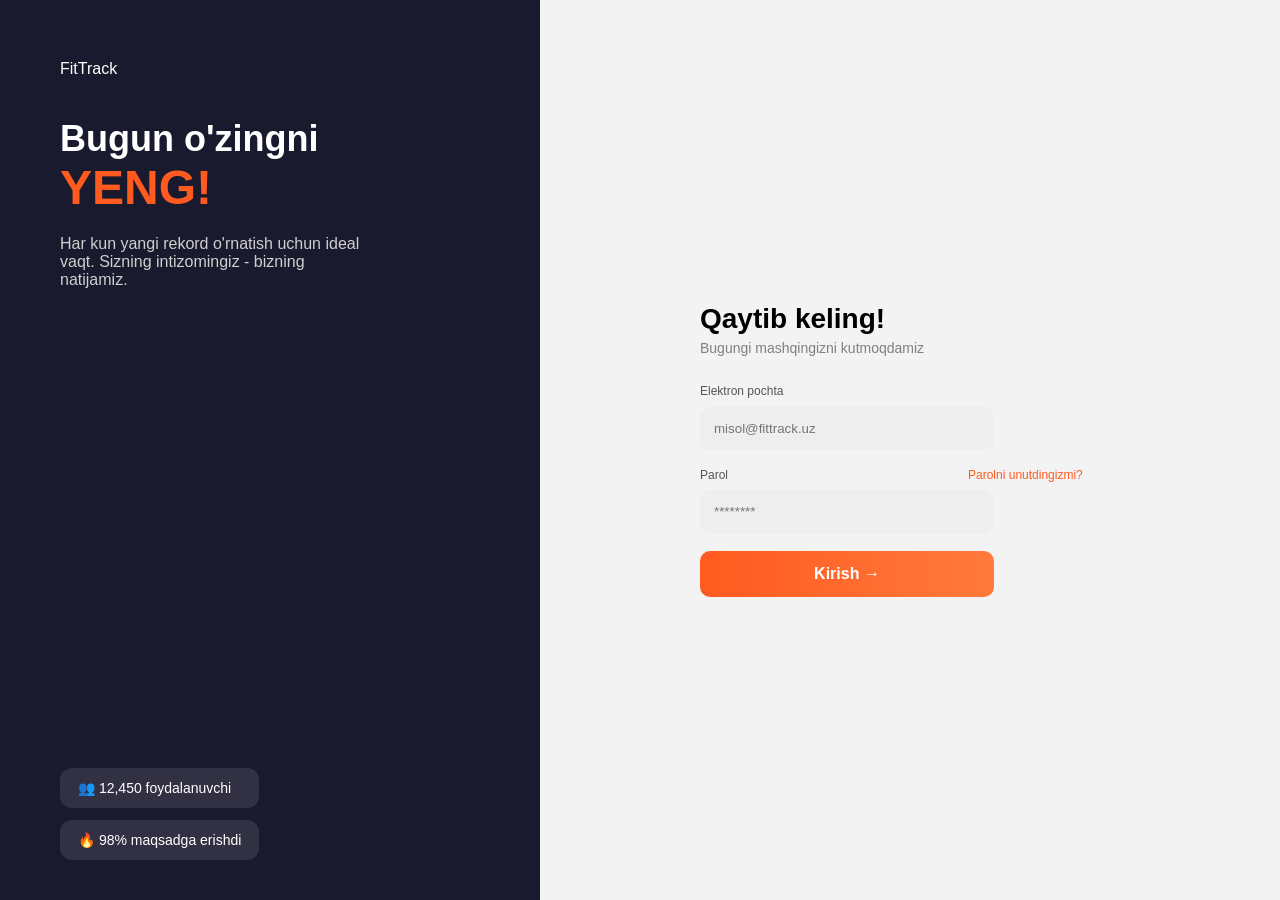
<file: index.html>
<!DOCTYPE html>
<html lang="uz">

<head>
    <meta charset="UTF-8">
    <title>FItnes</title>
    <link rel="stylesheet" href="style.css">
</head>

<body>

    <div class="container">
        <div class="left">
            <div class="logo">FitTrack</div>
            <h1>
                Bugun o'zingni <br>
                <span>YENG!</span>
            </h1>

            <p>
                Har kun yangi rekord o'rnatish uchun ideal vaqt.
                Sizning intizomingiz - bizning natijamiz.
            </p>

            <div class="stats">
                <div class="card">👥 12,450 foydalanuvchi</div>
                <div class="card">🔥 98% maqsadga erishdi</div>
            </div>
        </div>

        <div class="right">
            <h2>Qaytib keling!</h2>
            <p class="sub">Bugungi mashqingizni kutmoqdamiz</p>

            <form>
               <div class="email">
                 <label>Elektron pochta</label>
               </div>
               <input type="email" placeholder="misol@fittrack.uz">

                <div class="row">
                    <label>Parol</label>
                    <a href="">Parolni unutdingizmi?</a>
                </div>
                <input type="password" placeholder="********">

                <button><a href="./dashboard.html">Kirish →</a></button>
            </form>
    </div>

    </div>

</body>

</html>
</file>
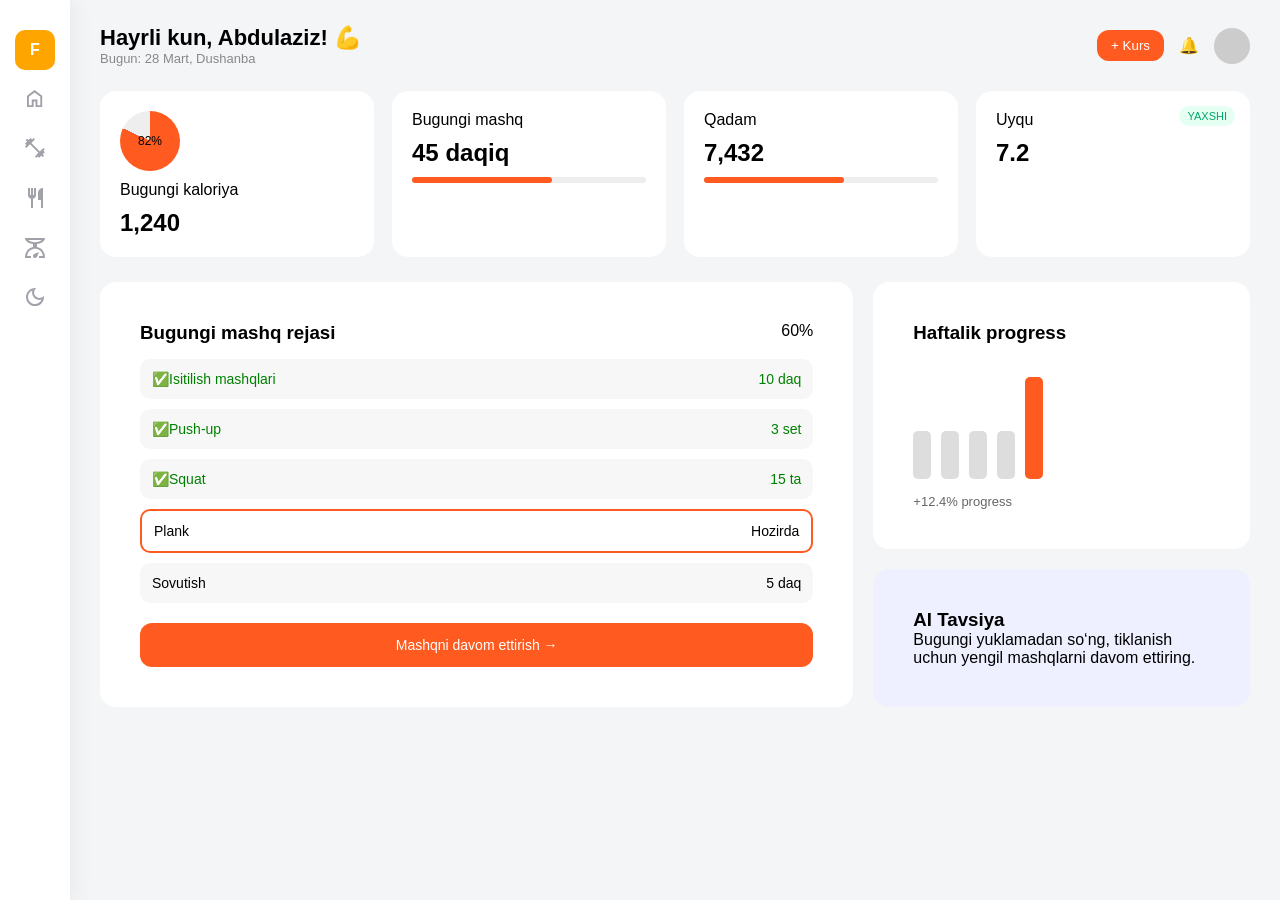
<file: dashboard.html>
<!DOCTYPE html>
<html lang="uz">

<head>
  <meta charset="UTF-8">
  <title>Dashboard</title>
  <meta name="viewport" content="width=device-width, initial-scale=1.0">
  <link rel="stylesheet" href="dashboard.css">
</head>

<body>

  <div class="app">

    <aside class="sidebar">
      <div class="logo">F</div>
      <nav>
        <a href="dashboard.html"><img src="./Container.svg" alt="Dashboard"></a>
        <a href="mashqrejasi.html"><img src="./Container (1).svg" alt="Plans"></a>
        <a href="hisoblash.html" class="active"><img src="./Container (2).svg" alt="Calories"></a>
        <a href="vaznkuzatish.html"><img src="./Container (3).svg" alt="Weight"></a>
        <a href="uyqukuzatilishi.html"><img src="./Container (5).svg" alt="Sleep"></a>
      </nav>
    </aside>

    <div class="main">

      <header class="header">
        <div>
          <h1>Hayrli kun, Abdulaziz! 💪</h1>
          <p>Bugun: 28 Mart, Dushanba</p>
        </div>

        <div class="header-right">
          <button class="add-btn">+ Kurs</button>
          <div class="bell">🔔</div>
          <div class="avatar"></div>
        </div>
      </header>

      <section class="top-cards">

        <div class="card">
          <div class="circle">82%</div>
          <div>
            <p>Bugungi kaloriya</p>
            <h2>1,240</h2>
          </div>
        </div>

        <div class="card">
          <p>Bugungi mashq</p>
          <h2>45 <span>daqiq</span></h2>
          <div class="progress-line"><span></span></div>
        </div>

        <div class="card">
          <p>Qadam</p>
          <h2>7,432</h2>
          <div class="progress-line"><span></span></div>
        </div>

        <div class="card">
          <p>Uyqu</p>
          <h2>7.2</h2>
          <span class="badge">YAXSHI</span>
        </div>

      </section>

      <section class="content">

        <div class="left">

          <div class="box">
            <div class="box-header">
              <h3>Bugungi mashq rejasi</h3>
              <span>60%</span>
            </div>

            <ul class="task-list">
              <li class="done">✅Isitilish mashqlari <span>10 daq</span></li>
              <li class="done">✅Push-up <span>3 set</span></li>
              <li class="done">✅Squat <span>15 ta</span></li>
              <li class="active">Plank <span>Hozirda</span></li>
              <li>Sovutish <span>5 daq</span></li>
            </ul>

            <a href="./mashqrejasi.html">
              <button class="main-btn">Mashqni davom ettirish →</button>
            </a>
          </div>

        </div>

        <div class="right">

          <div class="box progress-box">
            <h3>Haftalik progress</h3>

            <div class="chart">
              <div></div>
              <div></div>
              <div></div>
              <div></div>
              <div class="active"></div>
            </div>

            <p class="progress-text">+12.4% progress</p>
          </div>

          <div class="box ai-box">
            <h3>AI Tavsiya</h3>
            <p>
              Bugungi yuklamadan so‘ng, tiklanish uchun yengil mashqlarni davom ettiring.
            </p>
          </div>

        </div>

      </section>

    </div>

  </div>

  <div class="xabar-con"></div>

  <script src="dashboard.js"></script>

</body>

</html>
</file>
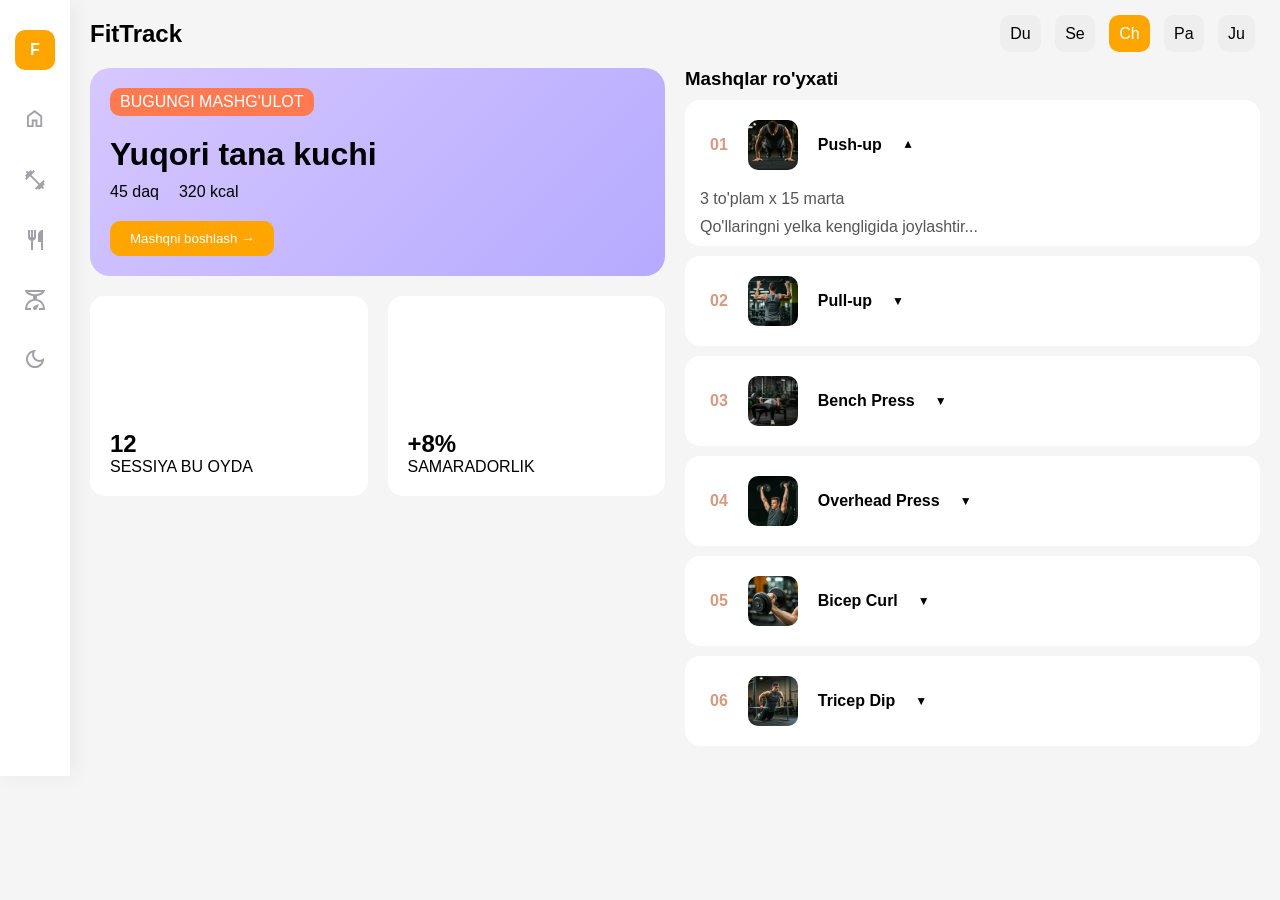
<file: mashqrejasi.html>
<!DOCTYPE html>
<html lang="uz">

<head>
  <meta charset="UTF-8">
  <meta name="viewport" content="width=device-width, initial-scale=1.0">
  <title>FitTrack</title>
  <link rel="stylesheet" href="mashqrejasi.css">
</head>

<body>

  <div class="container">

    <aside class="sidebar">
      <div class="logo">F</div>
      <nav>
        <a href="dashboard.html"><img src="./Container.svg" alt="Dashboard"></a>
        <a href="mashqrejasi.html"><img src="./Container (1).svg" alt="Plans"></a>
        <a href="hisoblash.html" class="active"><img src="./Container (2).svg" alt="Calories"></a>
        <a href="vaznkuzatish.html"><img src="./Container (3).svg" alt="Weight"></a>
        <a href="uyqukuzatilishi.html"><img src="./Container (5).svg" alt="Sleep"></a>
      </nav>
    </aside>

    <main class="main">

      <div class="header">
        <h2>FitTrack</h2>
        <div class="days">
          <span>Du</span>
          <span>Se</span>
          <span class="active">Ch</span>
          <span>Pa</span>
          <span>Ju</span>
        </div>
      </div>

      <div class="content">

        <div class="left">
          <div class="card">
            <p class="badge">BUGUNGI MASHG'ULOT</p>
            <h1>Yuqori tana kuchi</h1>
            <div class="info1">
              <span>45 daq</span>
              <span>320 kcal</span>
            </div>
            <button>Mashqni boshlash →</button>
          </div>

          <div class="stats">
            <div class="stat">
              <h2>12</h2>
              <p>SESSIYA BU OYDA</p>
            </div>
            <div class="stat">
              <h2>+8%</h2>
              <p>SAMARADORLIK</p>
            </div>
          </div>
        </div>

        <div class="right">
          <h3>Mashqlar ro'yxati</h3>

          <details open>
            <summary><span>01</span> <img src="./fittrack.jpg" alt=""> Push-up</summary>
            <p>3 to'plam x 15 marta</p>
            <p>Qo'llaringni yelka kengligida joylashtir...</p>
          </details>

          <details>
            <summary><span>02</span> <img src="./fittrack2.jpg" alt=""> Pull-up</summary>
            <p>3 to'plamx 8 marta</p>
          </details>

          <details>
            <summary><span>03</span> <img src="./fittrack3.jpg" alt=""> Bench Press</summary>
            <p>4 to'plam x 10 marta</p>
          </details>

          <details>
            <summary><span>04</span> <img src="./fittrack4.jpg" alt=""> Overhead Press</summary>
            <p>3 to'plam x 12 marta</p>
          </details>

          <details>
            <summary><span>05</span> <img src="./fittrack5.jpg" alt=""> Bicep Curl</summary>
            <p>3 to'plam x 15 marta</p>
          </details>

          <details>
            <summary><span>06</span> <img src="./fittrack6.jpg" alt=""> Tricep Dip</summary>
            <p>3 to'plam x 12 marta</p>
          </details>

        </div>

      </div>

    </main>

  </div>

  <div class="xabar-con"></div>

  <script src="mashqlar.js"></script>
</body>

</html>
</file>
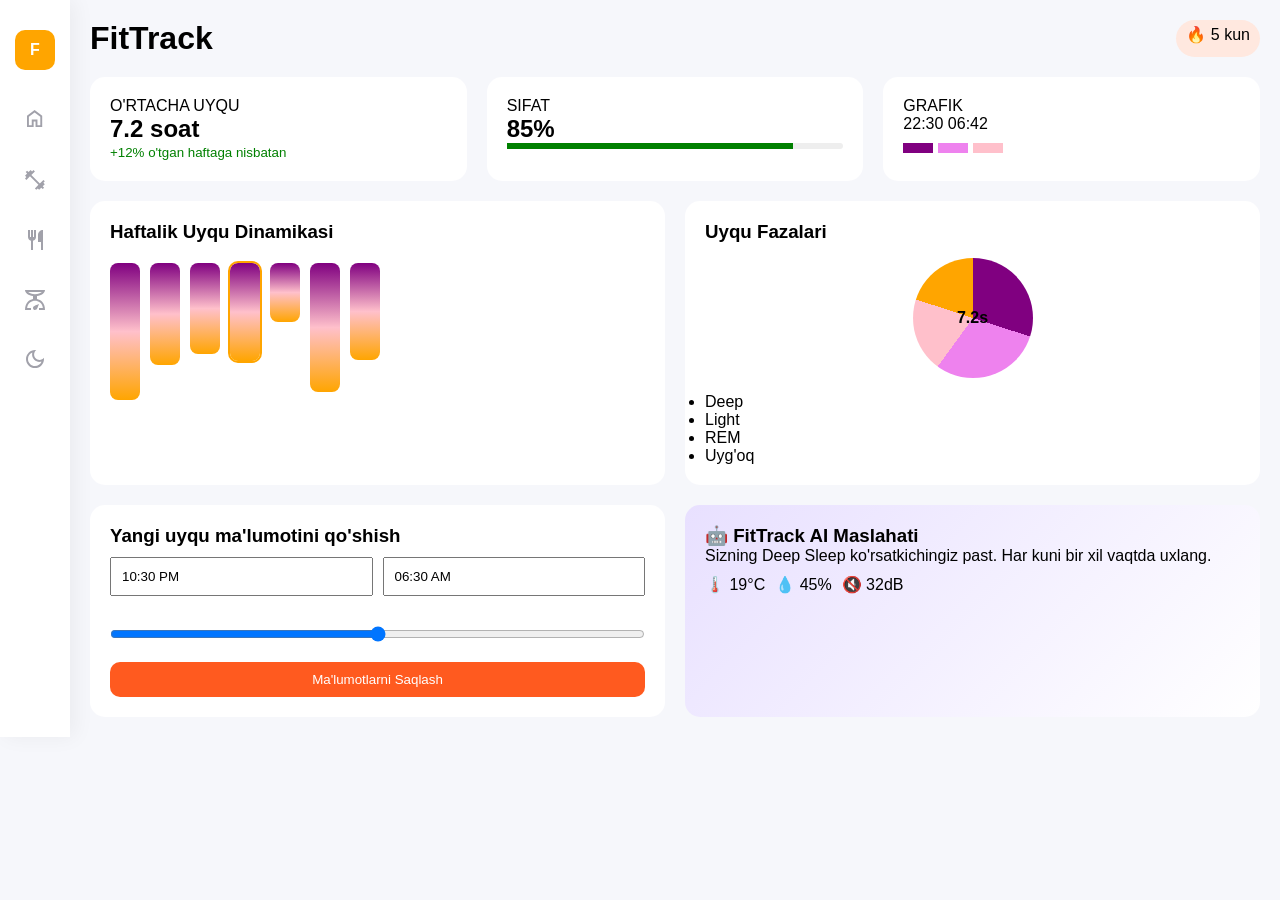
<file: uyqukuzatilishi.html>
<!DOCTYPE html>
<html lang="uz">

<head>
    <meta charset="UTF-8">
    <title>Uyqu Kuzatish</title>
    <meta name="viewport" content="width=device-width, initial-scale=1.0">
    <link rel="stylesheet" href="uyqukuzatilishi.css">
</head>

<body>

    <div class="app">

        <aside class="sidebar">
            <div class="logo">F</div>
            <nav>
                <a href="dashboard.html"><img src="./Container.svg" alt="Dashboard"></a>
                <a href="mashqrejasi.html"><img src="./Container (1).svg" alt="Plans"></a>
                <a href="hisoblash.html" class="active"><img src="./Container (2).svg" alt="Calories"></a>
                <a href="vaznkuzatish.html"><img src="./Container (3).svg" alt="Weight"></a>
                <a href="uyqukuzatilishi.html"><img src="./Container (5).svg" alt="Sleep"></a>
            </nav>
        </aside>
        </aside>

        <main class="content">

            <header class="header">
                <h1>FitTrack</h1>
                <span class="badge">🔥 5 kun</span>
            </header>

            <section class="cards">

                <div class="card">
                    <p>O'RTACHA UYQU</p>
                    <h2>7.2 <span>soat</span></h2>
                    <small class="green">+12% o'tgan haftaga nisbatan</small>
                </div>

                <div class="card">
                    <p>SIFAT</p>
                    <h2>85%</h2>
                    <div class="progress">
                        <div class="bar"></div>
                    </div>
                </div>

                <div class="card">
                    <p>GRAFIK</p>
                    <div class="mini">
                        <span>22:30</span>
                        <span>06:42</span>
                    </div>
                    <div class="bars">
                        <div class="b1"></div>
                        <div class="b2"></div>
                        <div class="b3"></div>
                    </div>
                </div>

            </section>

            <section class="middle">

                <div class="card chart">
                    <h3>Haftalik Uyqu Dinamikasi</h3>

                    <div class="chart-bars">
                        <div class="day"></div>
                        <div class="day"></div>
                        <div class="day"></div>
                        <div class="day active"></div>
                        <div class="day"></div>
                        <div class="day"></div>
                        <div class="day"></div>
                    </div>
                </div>

                <div class="card donut">
                    <h3>Uyqu Fazalari</h3>
                    <div class="circle">
                        <span>7.2s</span>
                    </div>

                    <ul>
                        <li><span class="deep"></span> Deep</li>
                        <li><span class="light"></span> Light</li>
                        <li><span class="rem"></span> REM</li>
                        <li><span class="awake"></span> Uyg'oq</li>
                    </ul>
                </div>

            </section>

            <section class="bottom">

                <div class="card form">
                    <h3>Yangi uyqu ma'lumotini qo'shish</h3>

                    <div class="row">
                        <input type="text" value="10:30 PM">
                        <input type="text" value="06:30 AM">
                    </div>

                    <input type="range">

                    <button>Ma'lumotlarni Saqlash</button>
                </div>

                <div class="card ai">
                    <h3>🤖 FitTrack AI Maslahati</h3>
                    <p>
                        Sizning Deep Sleep ko'rsatkichingiz past.
                        Har kuni bir xil vaqtda uxlang.
                    </p>

                    <div class="stats">
                        <div>🌡️ 19°C</div>
                        <div>💧 45%</div>
                        <div>🔇 32dB</div>
                    </div>
                </div>

            </section>

        </main>
    </div>

    <div class="xabar-con"></div>

    <script src="./uyqukuzatish.js"></script>
</body>

</html>
</file>
<file: style.css>
* {
  margin: 0;
  box-sizing: border-box;
  font-family: sans-serif;
}

html,
body {
  height: 100%;
  width: 100%;
}

body {
  display: flex;
  justify-content: center;
  align-items: center;
  background: #f3f3f3;
}

.container {
  display: flex;
  width: 100%;
  height: 100%;
  
}

.container .right{
  padding: 160px;
}

.left {
  flex: 1;
  padding: 60px;
  color: white;
  background-color: #1A1A2E;
  position: relative;
}

.logo {
  margin-bottom: 40px;
}

.left h1 {
  font-size: 36px;
  ;
}

.left h1 span {
  color: #ff5a1f;
  font-size: 48px;
  font-weight: bold;
}

.left p {
  margin-top: 20px;
  font-size: 16px;
  color: #cfcfcf;
  max-width: 300px;
}

.stats {
  position: absolute;
  bottom: 40px;
}

.card {
  background: rgba(255, 255, 255, 0.1);
  padding: 12px 18px;
  border-radius: 12px;
  margin-top: 12px;
  font-size: 14px;
}

.right {
  flex: 1;
  padding: 60px;
  display: flex;
  flex-direction: column;
  justify-content: center;
}

.right h2 {
  margin-bottom: 5px;
  font-size: 28px;
}

.sub {
  color: gray;
  font-size: 14px;
  margin-bottom: 25px;
}

form label {
  font-size: 12px;
  color: #555;
}

form input {
  width: 70%;
  padding: 14px;
  border-radius: 10px;
  border: none;
  background: #eee;
  margin: 8px 0 18px;
}

form .email{
  flex-direction: column;
}

.row {
  display: flex;
  gap: 240px;
  align-items: center;
}

.row a {
  font-size: 12px;
  color: #ff5a1f;
  text-decoration: none;
}

form button {
  width: 70%;
  padding: 14px;
  border: none;
  border-radius: 10px;
  background: linear-gradient(to right, #ff5a1f, #ff7a3c);
  color: white;
  font-weight: bold;
  font-size: 16px;
  cursor: pointer;
  list-style: none;
}

form a{
  text-decoration: none;
  color: white;
}

.divider {
  text-align: center;
  margin: 25px 0;
  color: gray;
  font-size: 12px;
}

.social {
  display: flex;
  gap: 12px;
}

.social button {
  flex: 1;
  padding: 12px;
  border-radius: 10px;
  border: none;
  cursor: pointer;
  font-size: 14px;
}
</file>
<file: dashboard.css>
* {
  margin: 0;
  padding: 0;
  box-sizing: border-box;
  font-family: Inter, sans-serif;
}

body {
  background: #f4f5f7;
}

.app {
  display: flex;
  flex-direction: row;
  min-height: 100vh;
}

.sidebar {
  background: #fff;
  box-shadow: 5px 0 20px rgba(0, 0, 0, 0.05);
  display: flex;
  flex-direction: column;
  align-items: center;
  padding: 30px 15px;
}

.logo {
  width: 40px;
  height: 40px;
  background: orange;
  color: white;
  display: flex;
  align-items: center;
  justify-content: center;
  border-radius: 10px;
  font-weight: bold;
}

.sidebar nav a {
  margin: 10px 0;
  width: auto;
  padding: 10px;
  display: flex;
  flex-direction: column;
  align-items: center;
  height: auto;
  font-size: 20px;
  cursor: pointer;
}

.sidebar nav a.active {
  color: #ff5a1f;
}

.main {
  flex: 1;
  padding: 25px 30px;
  overflow-y: scroll;
}

.header {
  display: flex;
  justify-content: space-between;
  align-items: center;
}

.header h1 {
  font-size: 22px;
}

.header p {
  color: #888;
  font-size: 13px;
}

.header-right {
  display: flex;
  align-items: center;
  gap: 15px;
}

.add-btn {
  background: #ff5a1f;
  color: white;
  border: none;
  padding: 8px 14px;
  border-radius: 12px;
}

.avatar {
  width: 36px;
  height: 36px;
  background: #ccc;
  border-radius: 50%;
}

.top-cards {
  display: grid;
  grid-template-columns: repeat(4, 1fr);
  gap: 18px;
  margin: 25px 0;
}

.card {
  background: white;
  padding: 20px;
  border-radius: 16px;
  position: relative;
}

.card h2 {
  margin-top: 10px;
}

.circle {
  width: 60px;
  height: 60px;
  border-radius: 50%;
  background: conic-gradient(#ff5a1f 82%, #eee 0);
  display: flex;
  align-items: center;
  justify-content: center;
  font-size: 12px;
  margin-bottom: 10px;
  flex-shrink: 0;
}

.progress-line {
  height: 6px;
  background: #eee;
  border-radius: 10px;
  margin-top: 10px;
}

.progress-line span {
  display: block;
  width: 60%;
  height: 100%;
  background: #ff5a1f;
  border-radius: 10px;
}

.badge {
  position: absolute;
  right: 15px;
  top: 15px;
  background: #e6fff3;
  color: #00a86b;
  padding: 4px 8px;
  font-size: 11px;
  border-radius: 10px;
}

.content {
  display: flex;
  gap: 20px;
}

.left {
  flex: 2;
}

.right {
  flex: 1;
}

.box {
  background: white;
  padding: 40px;
  border-radius: 16px;
}

.box-header {
  display: flex;
  justify-content: space-between;
  margin-bottom: 15px;
}

.task-list {
  list-style: none;
}

.task-list li {
  padding: 12px;
  background: #f7f7f7;
  border-radius: 10px;
  margin-bottom: 10px;
  display: flex;
  justify-content: space-between;
  font-size: 14px;
}

.task-list li.done {
  color: green;
}

.task-list li.active {
  border: 2px solid #ff5a1f;
  background: #fff;
}

.main-btn {
  width: 100%;
  margin-top: 10px;
  padding: 14px;
  border: none;
  background: #ff5a1f;
  color: white;
  border-radius: 12px;
  font-size: 14px;
}

.main-btn a {
  text-decoration: none;
  color: white;
}

.chart {
  display: flex;
  align-items: flex-end;
  gap: 10px;
  height: 120px;
  margin: 15px 0;
}

.chart div {
  width: 18px;
  height: 40%;
  background: #ddd;
  border-radius: 5px;
}

.chart .active {
  height: 85%;
  background: #ff5a1f;
}

.ai-box {
  background: #eef0ff;
  margin-top: 20px;
}

.progress-text {
  font-size: 13px;
  color: #666;
}

.xabar-con {
  position: fixed;
  top: 30px;
  right: 30px;
}

.xabar {
  width: 400px;
  padding: 15px 20px;
  color: white;
  border-radius: 10px;
  margin: 10px 0px;
  animation: kirish 1s ease, chiqish 1s ease 2s forwards;
}

.error {
  background-color: red;
}

.success {
  background-color: rgb(0, 209, 0);
}

.info {
  background-color: skyblue;
}

@keyframes kirish {
  from {
    transform: translateX(100%);
    opacity: 0;
  }

  to {
    transform: translateX(0%);
    opacity: 1;
  }
}

@keyframes chiqish {
  from {
    transform: translateX(0%);
    opacity: 1;
  }

  to {
    transform: translateX(120%);
    opacity: 0;
  }
}

/* --- MEDIA QUERIES (Moslashtirilgan qism) --- */

@media (max-width: 1024px) {
  .top-cards {
    grid-template-columns: repeat(2, 1fr);
  }

  .content {
    flex-direction: column;
  }

  .left,
  .right {
    width: 100%;
  }
}

@media (max-width: 768px) {

  /* Menyuni chapda qoldirish uchun eski kodlar olib tashlandi */
  .main {
    padding: 15px;
  }

  .header {
    flex-direction: column;
    align-items: flex-start;
    gap: 10px;
  }

  .top-cards {
    grid-template-columns: 1fr;
  }

  .box {
    padding: 20px;
  }

  .xabar {
    width: 90%;
  }
}

@media (max-width: 480px) {
  .header h1 {
    font-size: 18px;
  }

  .add-btn {
    padding: 6px 10px;
    font-size: 12px;
  }

  .task-list li {
    font-size: 12px;
    flex-direction: column;
    gap: 5px;
  }

  .chart {
    height: 80px;
  }
}

@media (max-width: 390px) {

  /* .app va .sidebar kodi tegilmadi, shunda u chapda turadi */
  .main {
    padding: 15px;
  }

  .header h1 {
    font-size: 18px;
  }

  .header-right {
    width: 100%;
    justify-content: space-between;
  }

  .add-btn {
    padding: 6px 10px;
    font-size: 12px;
  }

  .top-cards {
    grid-template-columns: repeat(1, 1fr);
  }

  .card {
    padding: 15px;
  }

  .content {
    flex-direction: column;
  }

  .box {
    padding: 20px;
  }

  .task-list li {
    flex-direction: column;
    align-items: flex-start;
    font-size: 13px;
    gap: 5px;
  }

  .chart {
    height: 80px;
  }

  .chart div {
    width: 12px;
  }

  .xabar-con {
    top: 10px;
    right: 10px;
    left: 10px;
  }

  .xabar {
    width: 100%;
  }
}
</file>
<file: mashqrejasi.css>
* {
  margin: 0;
  padding: 0;
  box-sizing: border-box;
  font-family: sans-serif;
}

body {
  background: #f5f5f5;
}

.container {
  display: flex;
}

.sidebar {
  background: #fff;
  box-shadow: 5px 0 20px rgba(0, 0, 0, 0.05);
  display: flex;
  flex-direction: column;
  align-items: center;
  padding: 30px 15px;
}

.logo {
  width: 40px;
  height: 40px;
  background: orange;
  color: white;
  display: flex;
  align-items: center;
  justify-content: center;
  border-radius: 10px;
  font-weight: bold;
}

.sidebar ul {
  list-style: none;
  margin-top: 40px;
}

.sidebar a {
  margin: 20px 0;
  width: 30px;
  padding: 20px;
  flex-direction: column;
  display: flex;
  align-items: center;
  justify-content: space-between;
  height: 10px;
  font-size: 20px;
  cursor: pointer;
}

.main {
  flex: 1;
  padding: 20px;
  overflow-y: scroll;
}

.header {
  display: flex;
  justify-content: space-between;
  align-items: center;
}

.days span {
  margin: 0 5px;
  padding: 10px;
  border-radius: 10px;
  background: #eee;
}

.days .active {
  background: orange;
  color: white;
}

.content {
  display: flex;
  margin-top: 20px;
  gap: 20px;
}

.left {
  flex: 1;
}

.card {
  background: linear-gradient(135deg, #d6c7ff, #b5aaff);
  padding: 20px;
  border-radius: 20px;
}

.badge {
  background: #ff7a50;
  color: white;
  padding: 5px 10px;
  border-radius: 10px;
  display: inline-block;
  margin-bottom: 10px;
}

.card h1 {
  margin: 10px 0;
}

.info1 {
  display: flex;
  gap: 20px;
}

button {
  margin-top: 20px;
  padding: 10px 20px;
  border: none;
  background: orange;
  color: white;
  border-radius: 10px;
  cursor: pointer;
}

.stats {
  display: flex;
  gap: 20px;
  margin-top: 20px;
}

.stat {
  background: white;
  padding: 20px;
  border-radius: 15px;
  flex: 1;
  text-align: center;
  height: 200px;
  align-items: flex-start;
  display: flex;
  flex-direction: column;
  justify-content: flex-end;
}

.right {
  flex: 1;
}

.right h3 {
  margin-bottom: 10px;
}

details {
  background: white;
  border-radius: 15px;
  margin-bottom: 10px;
  padding: 10px 15px;
}

summary {
  list-style: none;
  cursor: pointer;
  font-weight: 600;
  display: flex;
  gap: 20px;
  align-items: center;
  padding: 10px;
}

summary span {
  color: #AB350080;
}

summary img {
  width: 50px;
  border-radius: 10px;
}

summary::after {
  content: "▼";
  font-size: 12px;
  transition: 0.3s;
}

details[open] summary::after {
  transform: rotate(180deg);
}

details p {
  margin-top: 10px;
  color: #555;
}

.xabar-con {
  position: fixed;
  top: 30px;
  right: 30px;
}

.xabar {
  width: 400px;
  padding: 15px 20px;
  color: white;
  border-radius: 10px;
  margin: 10px 0px;

  animation: kirish 1s ease, chiqish 1s ease 2s forwards;
}



.error {
  background-color: red;
}

.success {
  background-color: rgb(0, 209, 0);
}

.info {
  background-color: skyblue;
}

@keyframes kirish {
  from {
    transform: translateX(100%);
    opacity: 0;
  }

  to {
    transform: translateX(0%);
    opacity: 1;
  }
}

@keyframes chiqish {
  from {
    transform: translateX(0%);
    opacity: 1;
  }

  to {
    transform: translateX(120%);
    opacity: 0;
  }
}


@media (max-width: 900px) {
  .content {
    flex-direction: column;
  }

  .stats {
    flex-wrap: wrap;
  }

  .stat {
    height: 150px;
  }
}

@media (max-width: 600px) {
  .header {
    flex-direction: column;
    align-items: flex-start;
    gap: 15px;
  }

  .days {
    display: flex;
    overflow-x: auto;
    width: 100%;
    padding-bottom: 10px;
  }

  .days span {
    white-space: nowrap;
  }
}
</file>
<file: uyqukuzatilishi.css>
:root {
    --bg: #f6f7fb;
    --card: #ffffff;
    --primary: #ff5a1f;
}

* {
    margin: 0;
    padding: 0;
    box-sizing: border-box;
    font-family: sans-serif;
}

body {
    background: var(--bg);
}

.app {
    display: flex;
}

.sidebar {
  background: #fff;
  box-shadow: 5px 0 20px rgba(0, 0, 0, 0.05);
  display: flex;
  flex-direction: column;
  align-items: center;
  padding: 30px 15px;
}

.logo {
    width: 40px;
    height: 40px;
    background: orange;
    color: white;
    display: flex;
    align-items: center;
    justify-content: center;
    border-radius: 10px;
    font-weight: bold;
}

.sidebar a {
    margin: 20px 0;
    width: 30px;
    padding: 20px;
    flex-direction: column;
    display: flex;
    align-items: center;
    justify-content: space-between;
    height: 10px;
    font-size: 20px;
    cursor: pointer;
}

.content {
    flex: 1;
    padding: 20px;
    overflow-y: scroll;
}

.header {
    display: flex;
    justify-content: space-between;
}

.badge {
    background: #ffe8df;
    padding: 5px 10px;
    border-radius: 20px;
}

.cards {
    display: flex;
    gap: 20px;
    margin-top: 20px;
}

.card {
    background: var(--card);
    padding: 20px;
    border-radius: 15px;
    flex: 1;
}

.green {
    color: green;
}

.progress {
    height: 6px;
    background: #eee;
    border-radius: 10px;
}

.bar {
    width: 85%;
    height: 100%;
    background: green;
}

.bars {
    display: flex;
    gap: 5px;
    margin-top: 10px;
}

.b1 {
    background: purple;
    height: 10px;
    width: 30px;
}

.b2 {
    background: violet;
    height: 10px;
    width: 30px;
}

.b3 {
    background: pink;
    height: 10px;
    width: 30px;
}

.middle {
    display: flex;
    gap: 20px;
    margin-top: 20px;
}

.chart-bars {
    display: flex;
    gap: 10px;
    margin-top: 20px;
}

.day {
    width: 30px;
    height: 120px;
    background: linear-gradient(purple, pink, orange);
    border-radius: 8px;
}

.day.active {
    outline: 2px solid orange;
}

.circle {
    width: 120px;
    height: 120px;
    border-radius: 50%;
    background: conic-gradient(purple 0% 30%,
            violet 30% 60%,
            pink 60% 80%,
            orange 80% 100%);
    display: flex;
    justify-content: center;
    align-items: center;
    margin: 15px auto;
    color: #000;
    font-weight: bold;
}

.bottom {
    display: flex;
    gap: 20px;
    margin-top: 20px;
}

.form input {
    width: 100%;
    margin: 10px 0;
    padding: 10px;
}

.row {
    display: flex;
    gap: 10px;
}

button {
    width: 100%;
    padding: 10px;
    background: var(--primary);
    color: white;
    border: none;
    border-radius: 10px;
}

.ai {
    background: linear-gradient(135deg, #e8e0ff, #fff);
}

.stats {
    display: flex;
    gap: 10px;
    margin-top: 10px;
}

.xabar-con {
    position: fixed;
    top: 30px;
    right: 30px;
}

.xabar {
    width: 400px;
    padding: 15px 20px;
    color: white;
    border-radius: 10px;
    margin: 10px 0px;

    animation: kirish 1s ease, chiqish 1s ease 2s forwards;
}



.error {
    background-color: red;
}

.success {
    background-color: rgb(0, 209, 0);
}

.info {
    background-color: skyblue;
}

@keyframes kirish {
    from {
        transform: translateX(100%);
        opacity: 0;
    }

    to {
        transform: translateX(0%);
        opacity: 1;
    }
}

@keyframes chiqish {
    from {
        transform: translateX(0%);
        opacity: 1;
    }

    to {
        transform: translateX(120%);
        opacity: 0;
    }
}


@media (max-width: 800px) {

    .cards,
    .middle,
    .bottom {
        flex-direction: column;
    }

    .card {
        width: 100%;
    }

    .chart-bars {
        justify-content: space-between;
    }

    .day {
        width: 12%;
    }
}

@media (max-width: 450px) {
    .circle {
        width: 100px;
        height: 100px;
    }

    .stats {
        flex-wrap: wrap;
        justify-content: center;
    }
}
</file>
